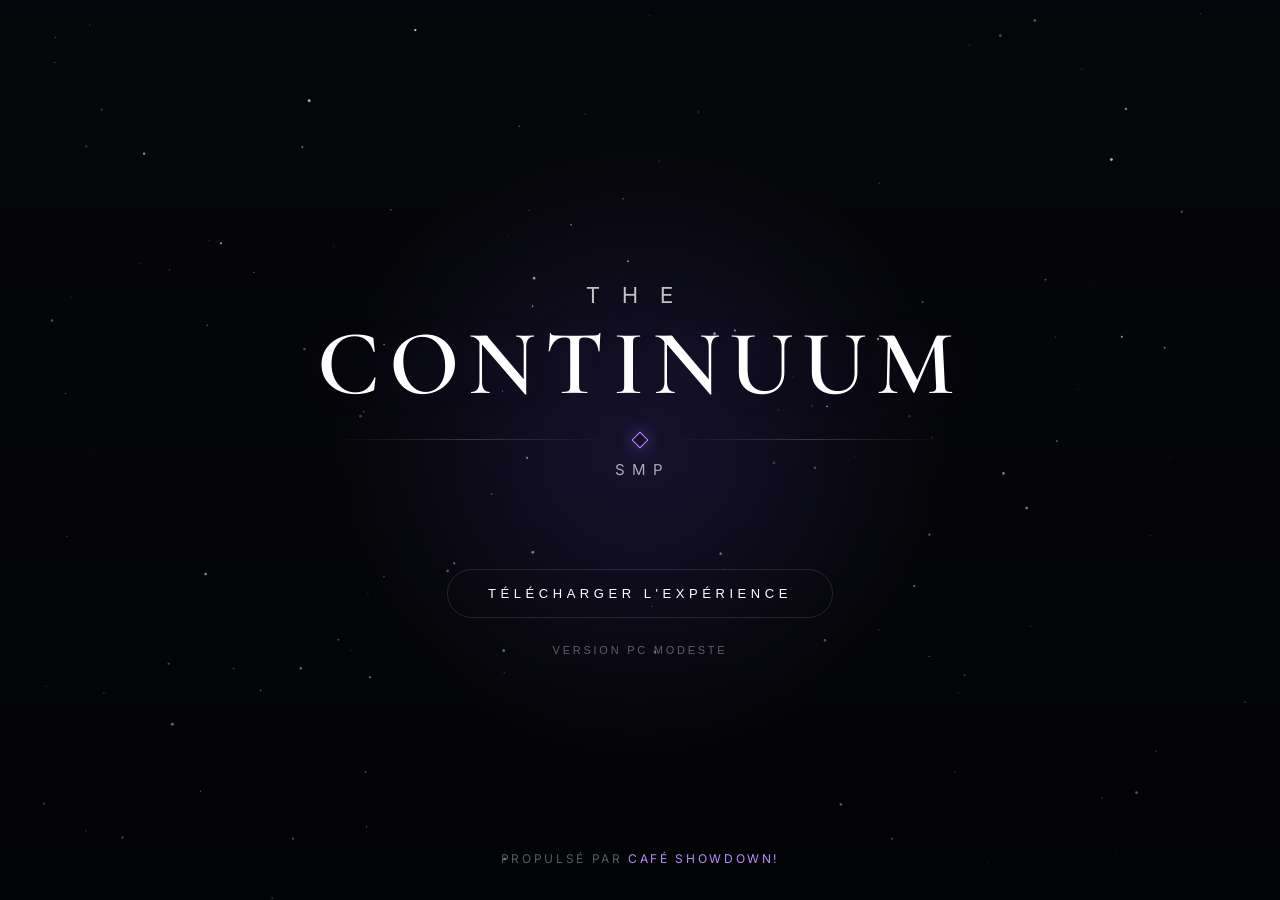
<file: index.html>
<!DOCTYPE html>
<html lang="fr">

<head>

    <meta charset="UTF-8">
    <meta name="viewport" content="width=device-width, initial-scale=1.0">

    <title>The Continuum</title>

    <link rel="preconnect" href="https://fonts.googleapis.com">
    <link rel="preconnect" href="https://fonts.gstatic.com" crossorigin>
    <link rel="icon" href="/favicon.ico">
    
    <link href="https://fonts.googleapis.com/css2?family=Cormorant+Garamond:wght@500;600&family=Inter:wght@300;400;500&display=swap" rel="stylesheet">

    <link rel="stylesheet" href="style.css">

</head>

<body>

<canvas id="bg"></canvas>

<div class="overlay"></div>

<main>
    <section class="hero">

        <div class="title">
            <span class="top">THE</span>
            <h1>CONTINUUM</h1>
            <div class="divider">
                <span></span>
                <div class="diamond"></div>
                <span></span>
            </div>
            <p>S M P</p>
        </div>

        <button id="download">
            Télécharger l'expérience
        </button>

        <button id="download-low" class="btn-modeste">
            Version PC Modeste
        </button>

    </section>
</main>

<script src="script.js"></script>

<footer class="credits">

    Propulsé par <span>Café Showdown!</span>

</footer>

</body>

</html>
</file>
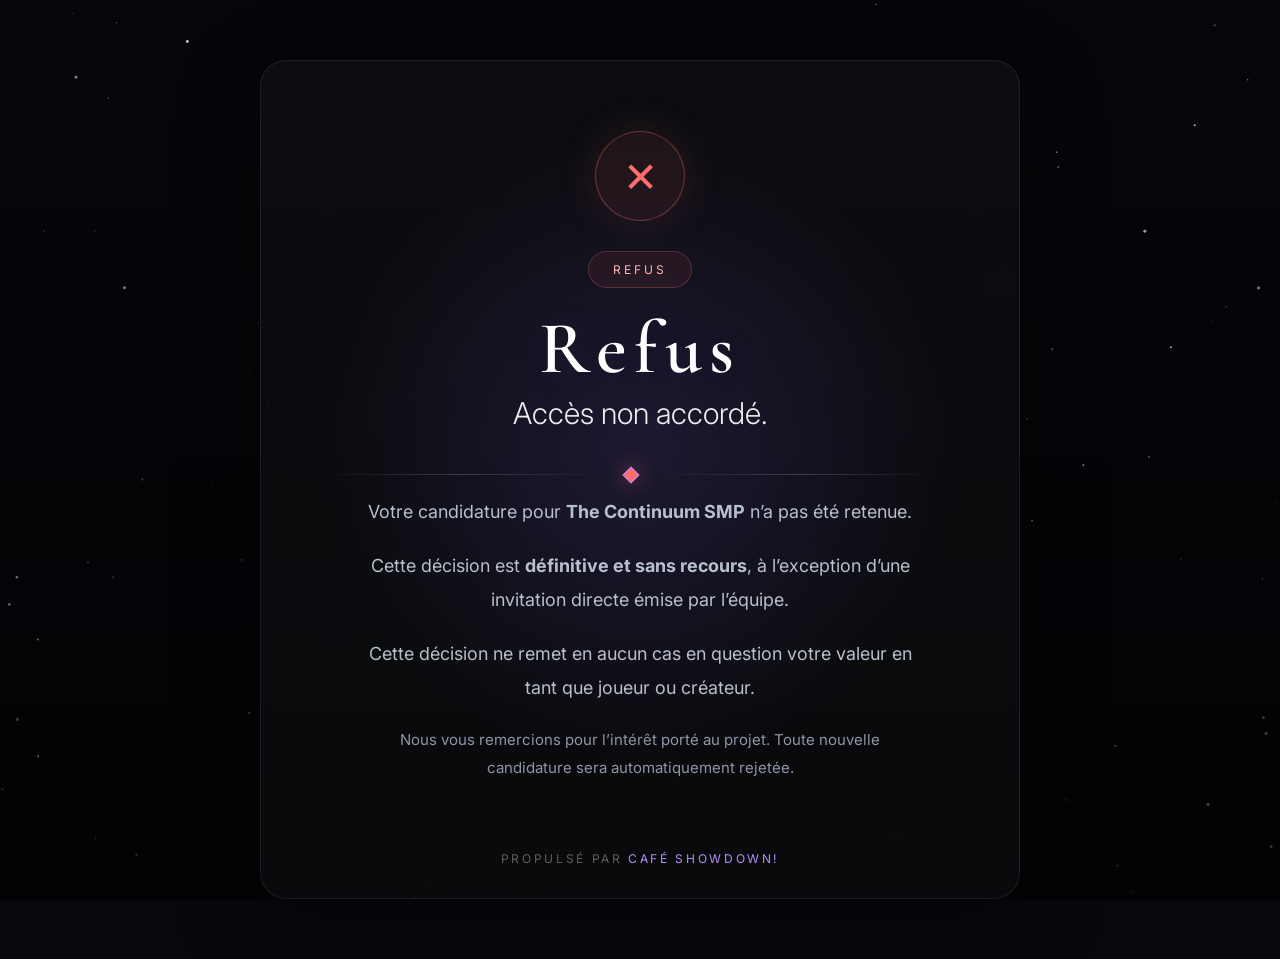
<file: decline.html>
<!DOCTYPE html>
<html lang="fr">

<head>

    <meta charset="UTF-8">
    <meta name="viewport" content="width=device-width, initial-scale=1.0">

    <title>Décision • The Continuum</title>

    <link rel="preconnect" href="https://fonts.googleapis.com">
    <link rel="preconnect" href="https://fonts.gstatic.com" crossorigin>
    <link rel="icon" href="/favicon.ico">

    <link href="https://fonts.googleapis.com/css2?family=Cormorant+Garamond:wght@500;600&family=Inter:wght@300;400;500&display=swap" rel="stylesheet">

    <link rel="stylesheet" href="style.css">

</head>

<body>

<canvas id="bg"></canvas>
<div class="overlay"></div>

<main class="success">

    <div class="card">

        <div class="check" style="color:#ff6b6b;border-color:rgba(255,107,107,.35);background:rgba(255,107,107,.08);box-shadow:0 0 45px rgba(255,107,107,.12);">
            ✕
        </div>

        <span class="badge" style="background:rgba(255,107,107,.08);border-color:rgba(255,107,107,.25);color:#ffb3b3;">
            REFUS
        </span>

        <h1>Refus</h1>

        <h2>Accès non accordé.</h2>

        <div class="divider">

            <span></span>
            <div class="diamond" style="background:#ff6b6b;box-shadow:0 0 20px rgba(255,107,107,.5);"></div>
            <span></span>

        </div>

        <p>
            Votre candidature pour <strong>The Continuum SMP</strong> n’a pas été retenue.
        </p>

        <p>
            Cette décision est <strong>définitive et sans recours</strong>, à l’exception d’une invitation directe émise par l’équipe.
        </p>

        <p>
            Cette décision ne remet en aucun cas en question votre valeur en tant que joueur ou créateur.
        </p>

        <p class="small">
            Nous vous remercions pour l’intérêt porté au projet. Toute nouvelle candidature sera automatiquement rejetée.
        </p>

    </div>

</main>

<footer class="credits">
    Propulsé par <span>Café Showdown!</span>
</footer>

<script src="script.js"></script>

</body>

</html>
</file>
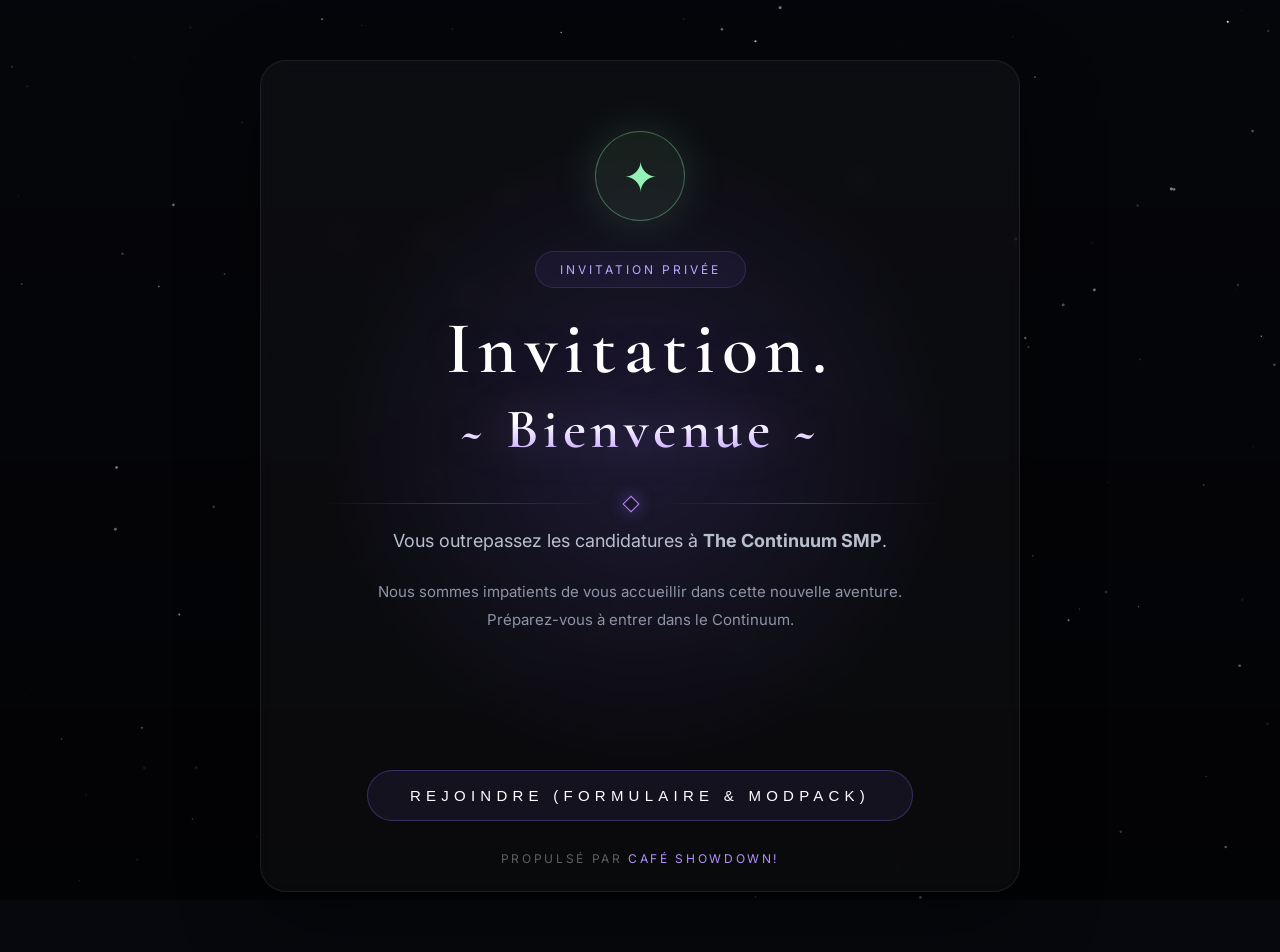
<file: invite.html>
<!DOCTYPE html>
<html lang="fr">

<head>

    <meta charset="UTF-8">
    <meta name="viewport" content="width=device-width, initial-scale=1.0">

    <title>Acceptation • The Continuum</title>

    <link rel="preconnect" href="https://fonts.googleapis.com">
    <link rel="preconnect" href="https://fonts.gstatic.com" crossorigin>
    <link rel="icon" href="/favicon.ico">
    
    <link href="https://fonts.googleapis.com/css2?family=Cormorant+Garamond:wght@500;600&family=Inter:wght@300;400;500&display=swap" rel="stylesheet">

    <link rel="stylesheet" href="style.css">

</head>

<body>

<canvas id="bg"></canvas>

<div class="overlay"></div>

<main class="success">

    <div class="card">

        <div class="check">
            ✦
        </div>

        <span class="badge">
            INVITATION PRIVÉE
        </span>

        <h1>Invitation.</h1>

        <h2 id="player-pseudo">~ Bienvenue ~</h2>

        <div class="divider">

            <span></span>

            <div class="diamond"></div>

            <span></span>

        </div>

        <p>
            Vous outrepassez les candidatures à <strong>The Continuum SMP</strong>.
        </p>

        <p class="small">
            Nous sommes impatients de vous accueillir dans cette nouvelle aventure.
            Préparez-vous à entrer dans le Continuum.
        </p>

        <button onclick="openForm()">
            REJOINDRE (Formulaire & Modpack)
        </button>

    </div>

</main>

<footer class="credits">

    Propulsé par <span>Café Showdown!</span>

</footer>

<script src="script.js"></script>

<script>
    const urlParams = new URLSearchParams(window.location.search);
    const pseudo = urlParams.get('id');

    if (pseudo) {
        const pseudoElement = document.getElementById("player-pseudo");
        if (pseudoElement) {
            pseudoElement.textContent = `~ ${pseudo} ~`;
        }
    }
</script>

<script>
function openForm() {
    window.open("https://forms.gle/mewAEag5wu8R9Enk9", "_blank");

    setTimeout(() => {
        window.location.href = "index.html";
    }, 300);
}
</script>

</body>

</html>
</file>
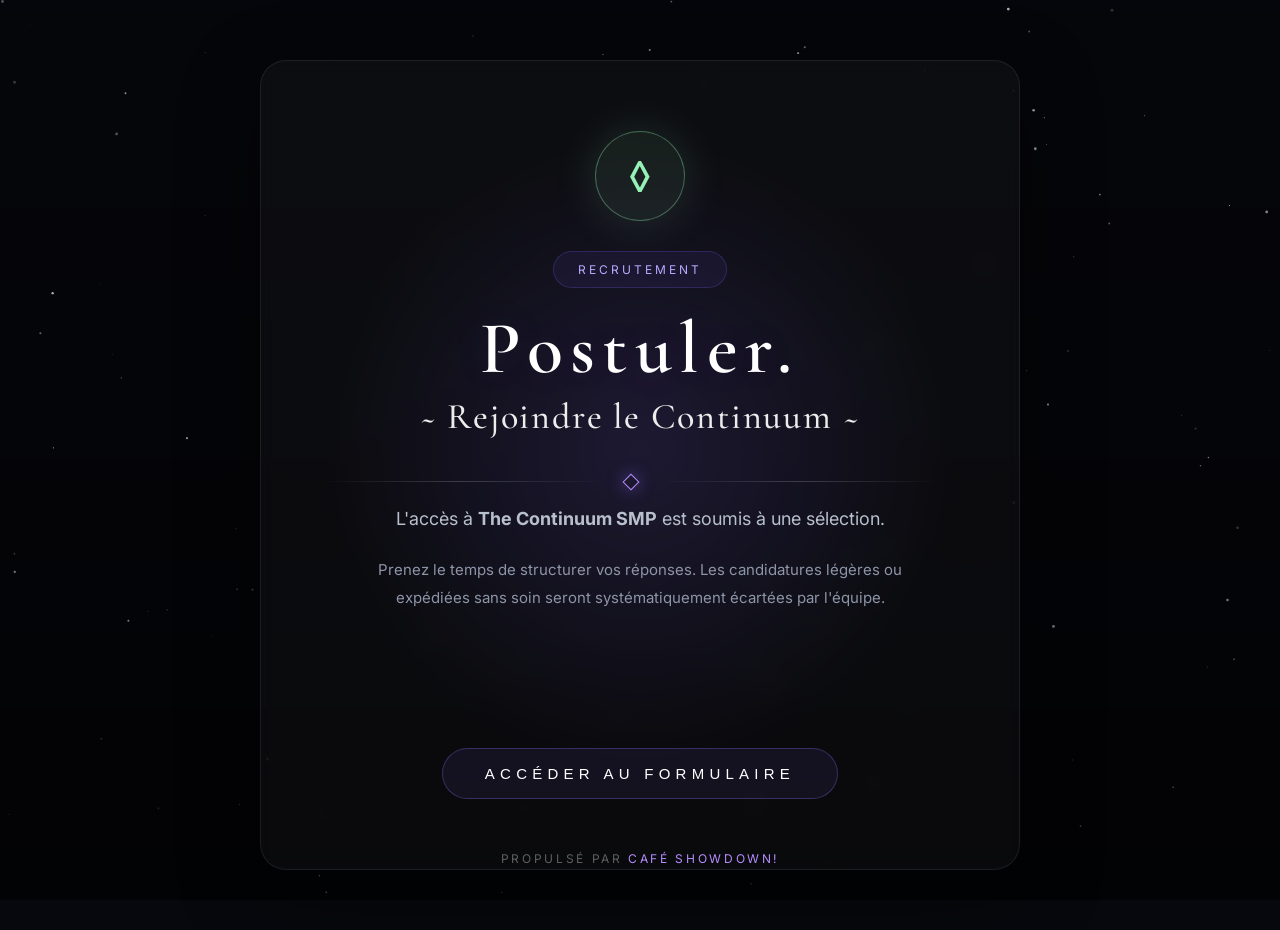
<file: join.html>
<!DOCTYPE html>
<html lang="fr">

<head>
    <meta charset="UTF-8">
    <meta name="viewport" content="width=device-width, initial-scale=1.0">

    <title>Candidater • The Continuum</title>

    <link rel="preconnect" href="https://fonts.googleapis.com">
    <link rel="preconnect" href="https://fonts.gstatic.com" crossorigin>
    <link rel="icon" href="/favicon.ico">
    
    <link href="https://fonts.googleapis.com/css2?family=Cormorant+Garamond:wght@500;600&family=Inter:wght@300;400;500&display=swap" rel="stylesheet">

    <link rel="stylesheet" href="style.css">
</head>

<body>

<canvas id="bg"></canvas>

<div class="overlay"></div>

<main class="success">

    <div class="card">

        <div class="check">
            ◊
        </div>

        <span class="badge">
            Recrutement
        </span>

        <h1>Postuler.</h1>

        <h2 style="font-family: 'Cormorant Garamond', serif; font-size: 36px; font-weight: 500; color: #ececec; margin-bottom: 38px; letter-spacing: 0.05em;">
            ~ Rejoindre le Continuum ~
        </h2>

        <div class="divider">
            <span></span>
            <div class="diamond"></div>
            <span></span>
        </div>

        <p>
            L'accès à <strong>The Continuum SMP</strong> est soumis à une sélection.
        </p>

        <p class="small">
            Prenez le temps de structurer vos réponses. Les candidatures légères ou expédiées sans soin seront systématiquement écartées par l'équipe.
        </p>

        <button onclick="window.open('https://forms.gle/4Srydpi2phZzhP5C8', '_blank')">
            Accéder au formulaire
        </button>

    </div>

</main>

<footer class="credits">
    Propulsé par <span>Café Showdown!</span>
</footer>

<script src="script.js"></script>

</body>
</html>
</file>
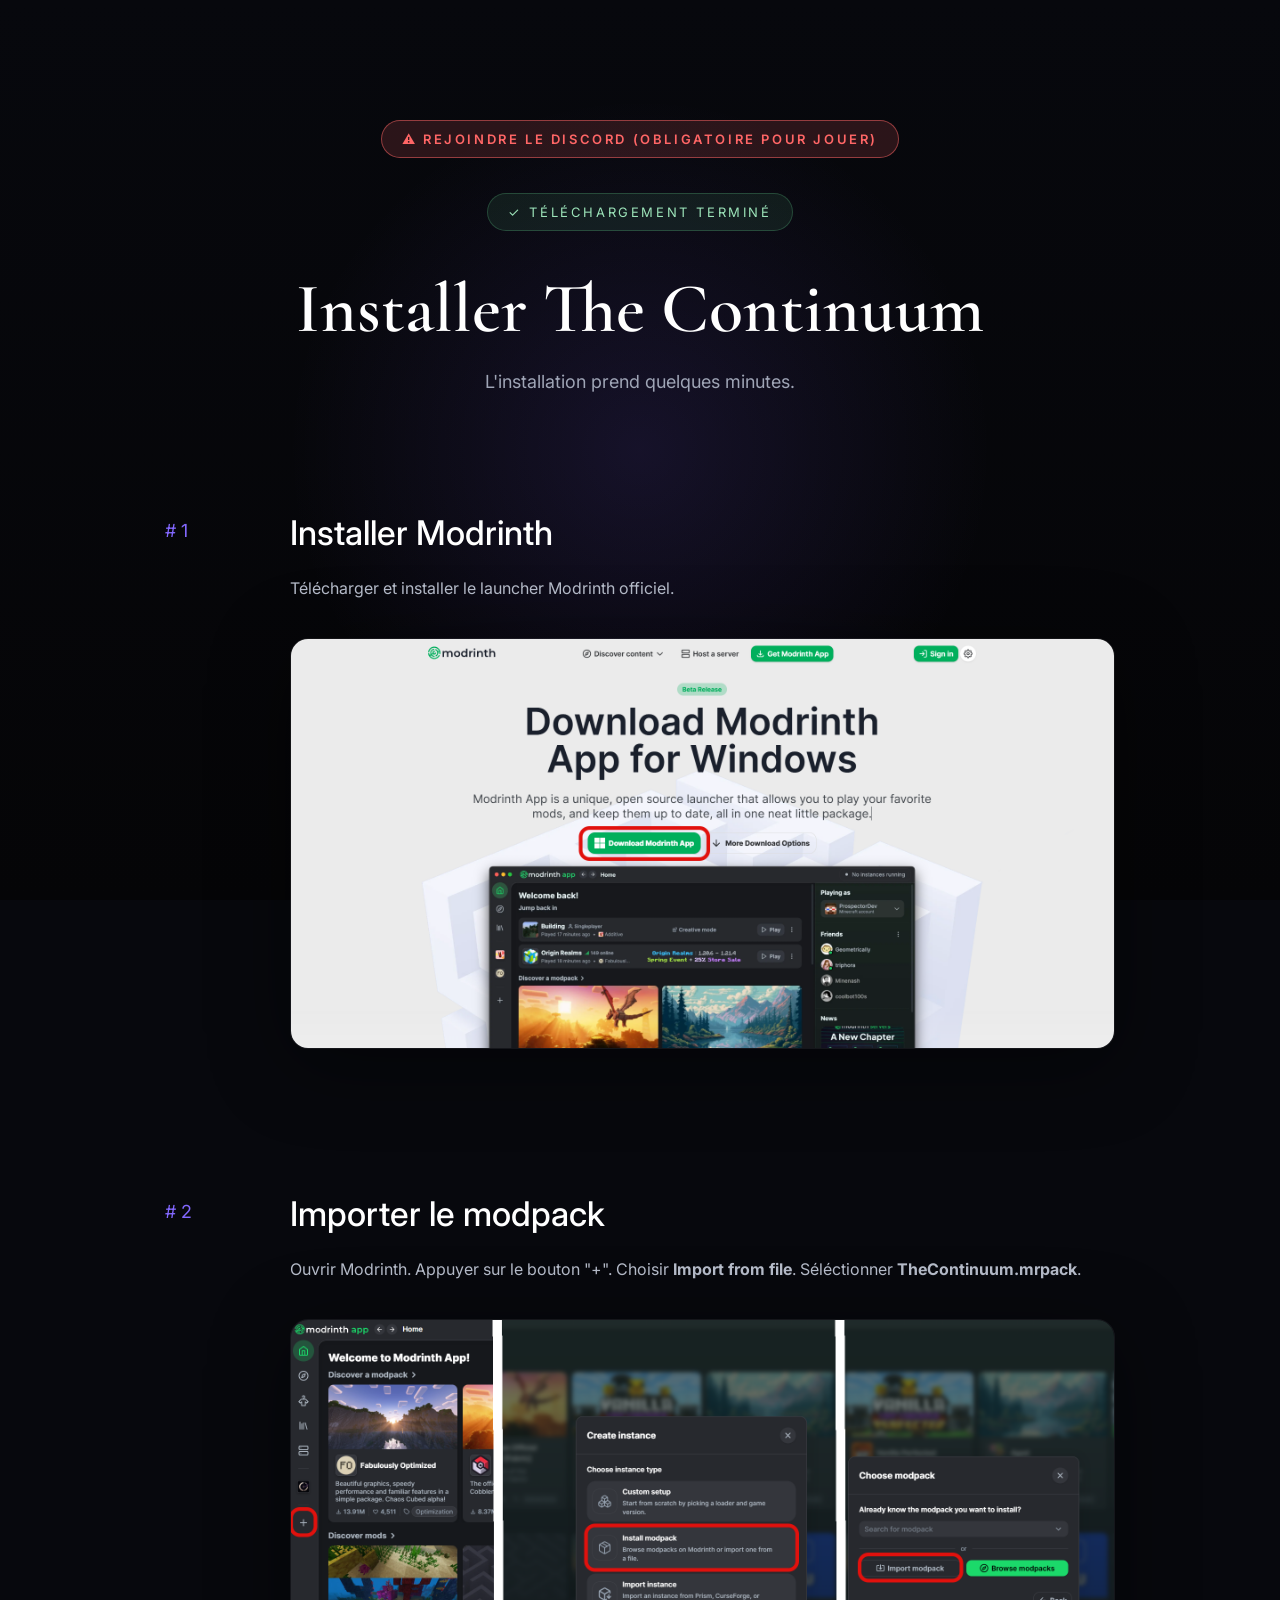
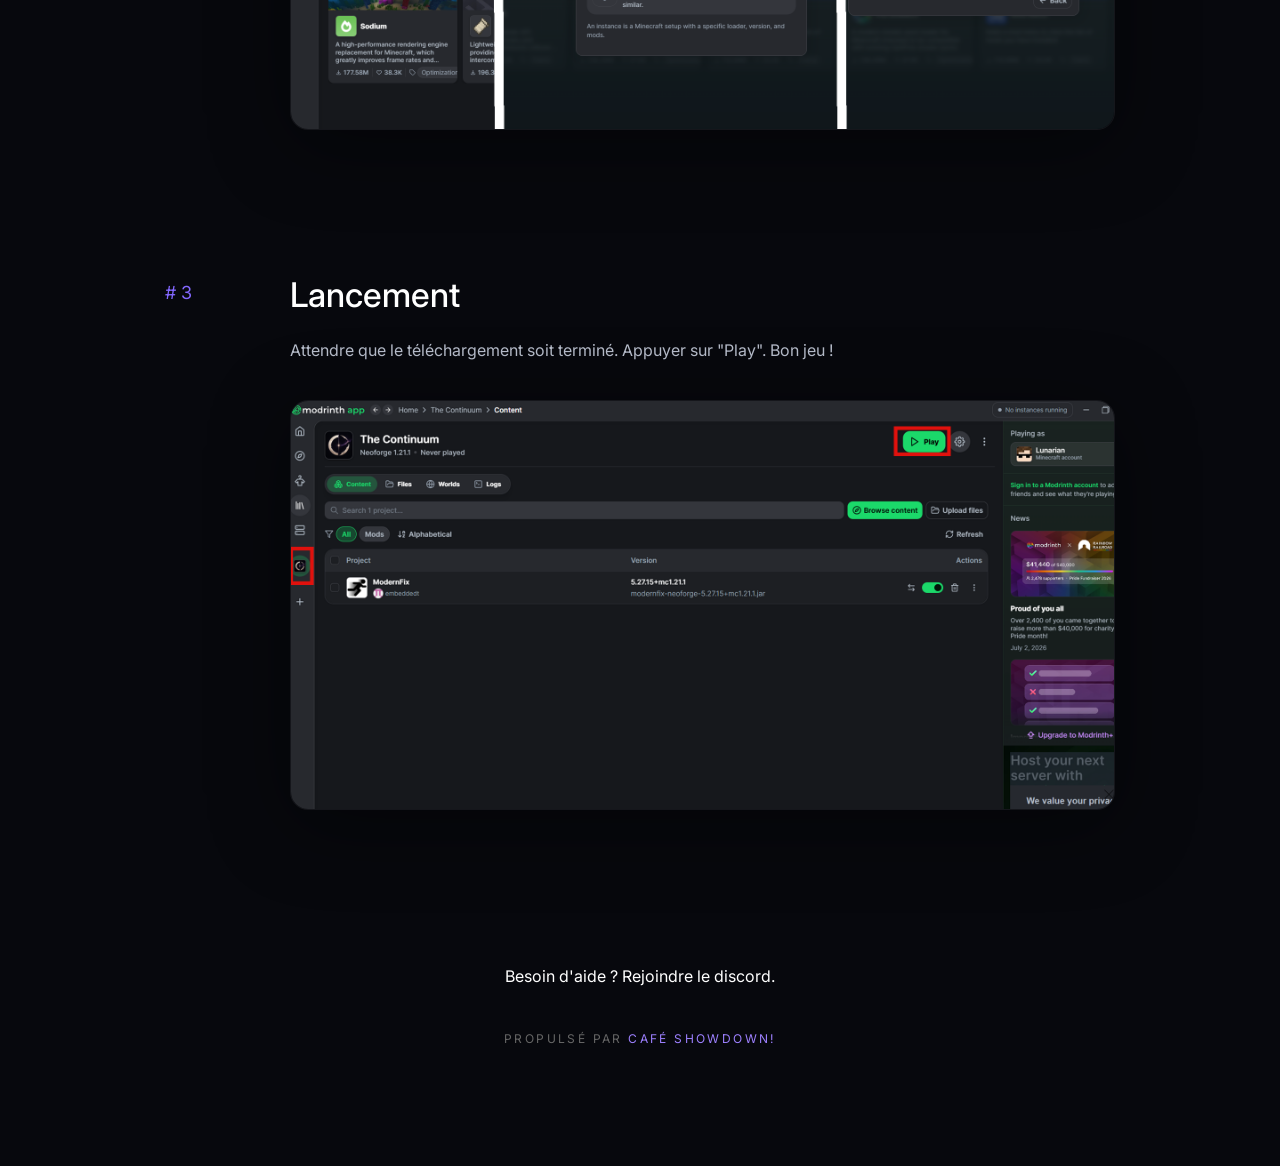
<file: setup.html>
<!DOCTYPE html>
<html lang="fr">

<head>

    <meta charset="UTF-8">
    <meta name="viewport" content="width=device-width, initial-scale=1.0">

    <title>The Continuum • Setup</title>

    <link rel="preconnect" href="https://fonts.googleapis.com">
    <link rel="preconnect" href="https://fonts.gstatic.com" crossorigin>
    <link rel="icon" href="favicon.ico">

    <link href="https://fonts.googleapis.com/css2?family=Cormorant+Garamond:wght@500;600&family=Inter:wght@300;400;500;600&display=swap" rel="stylesheet">

    <link rel="stylesheet" href="setup.css">

</head>

<body>

<canvas id="bg"></canvas>

<div class="overlay"></div>

<main>


<div class="header">
    <a href="https://discord.gg/YTRu8eu3Ks" class="badge discord-alert">
        ⚠️ REJOINDRE LE DISCORD (OBLIGATOIRE POUR JOUER)
    </a>
    <br>
    <span class="badge">✓ Téléchargement terminé</span>

    <h1>Installer The Continuum</h1>

    <p>
        L'installation prend quelques minutes.
    </p>

</div>


<section class="step">

<div class="number">#1</div>

<div class="content">

<h2>Installer Modrinth</h2>

<p>
Télécharger et installer le launcher Modrinth officiel.
</p>

<img src="assets/step1.png">

</div>

</section>

<section class="step">

<div class="number">#2</div>

<div class="content">

<h2>Importer le modpack</h2>

<p>

Ouvrir Modrinth.

Appuyer sur le bouton "+".

Choisir <b>Import from file</b>.

Séléctionner <b>TheContinuum.mrpack</b>.

</p>

<img src="assets/step2.png">

</div>



</section>

<section class="step">

<div class="number">#3</div>

<div class="content">

<h2>Lancement</h2>

<p>

Attendre que le téléchargement soit terminé.

Appuyer sur "Play".

Bon jeu !

</p>

<img src="assets/step3.png">

</div>

</section>

<footer>

Besoin d'aide ?

<a href="https://discord.gg/YTRu8eu3Ks">Rejoindre le discord</a>.

<div class="powered">

Propulsé par <span>Café Showdown!</span>

</div>

</footer>

</main>

<script src="script.js"></script>

</body>

</html>
</file>
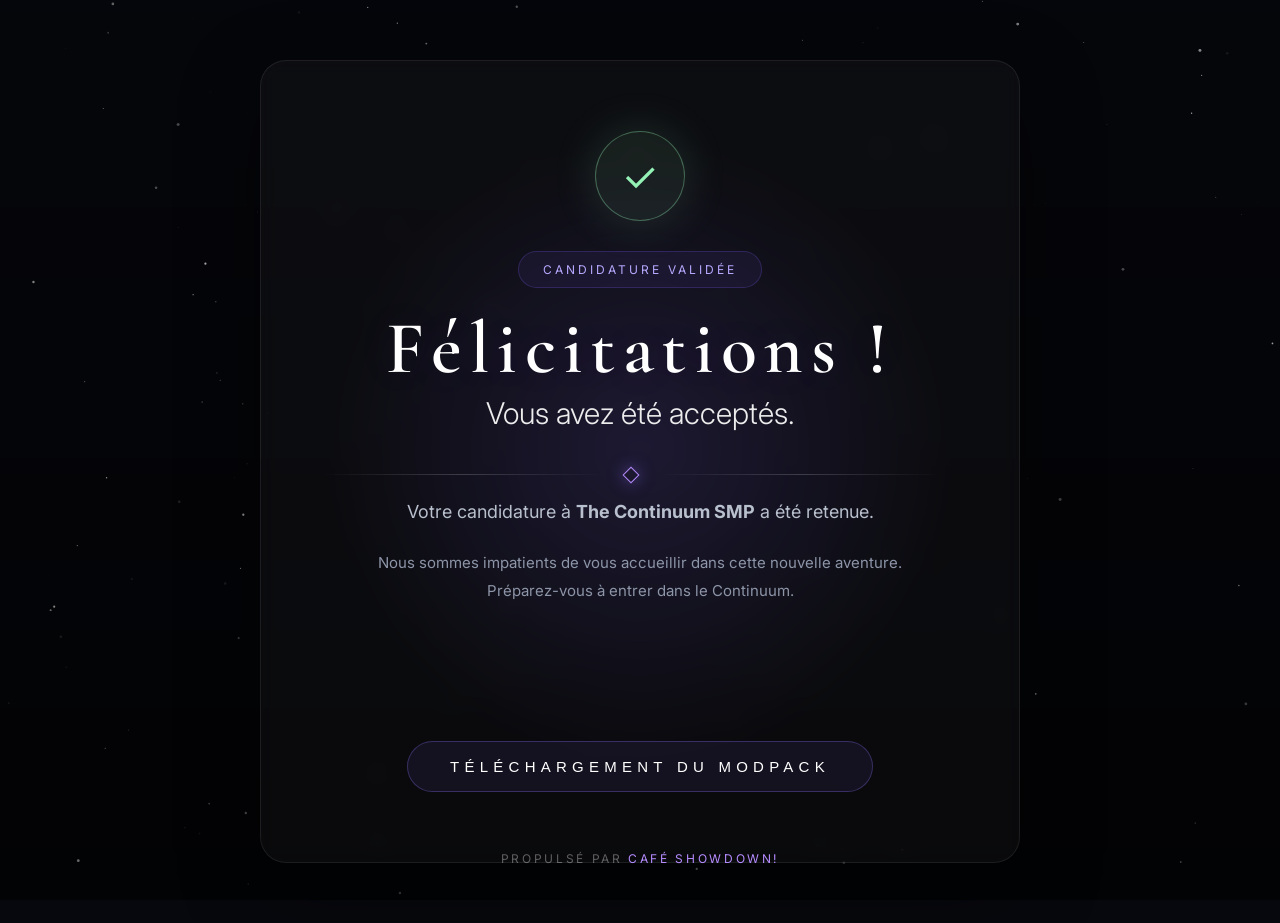
<file: success.html>
<!DOCTYPE html>
<html lang="fr">

<head>

    <meta charset="UTF-8">
    <meta name="viewport" content="width=device-width, initial-scale=1.0">

    <title>Acceptation • The Continuum</title>

    <link rel="preconnect" href="https://fonts.googleapis.com">
    <link rel="preconnect" href="https://fonts.gstatic.com" crossorigin>
    <link rel="icon" href="/favicon.ico">
    
    <link href="https://fonts.googleapis.com/css2?family=Cormorant+Garamond:wght@500;600&family=Inter:wght@300;400;500&display=swap" rel="stylesheet">

    <link rel="stylesheet" href="style.css">

</head>

<body>

<canvas id="bg"></canvas>

<div class="overlay"></div>

<main class="success">

    <div class="card">

        <div class="check">
            ✓
        </div>

        <span class="badge">
            CANDIDATURE VALIDÉE
        </span>

        <h1>Félicitations !</h1>

        <h2>Vous avez été acceptés.</h2>

        <div class="divider">

            <span></span>

            <div class="diamond"></div>

            <span></span>

        </div>

        <p>
            Votre candidature à <strong>The Continuum SMP</strong> a été retenue.
        </p>

        <p class="small">
            Nous sommes impatients de vous accueillir dans cette nouvelle aventure.
            Préparez-vous à entrer dans le Continuum.
        </p>

        <button onclick="location.href='index'">
            Téléchargement du modpack
        </button>

    </div>

</main>

<footer class="credits">

    Propulsé par <span>Café Showdown!</span>

</footer>

<script src="script.js"></script>

</body>

</html>
</file>
<file: style.css>
@import url('https://fonts.googleapis.com/css2?family=Cormorant+Garamond:wght@500;600&family=Inter:wght@300;400;500&display=swap');

*{
margin:0;
padding:0;
box-sizing:border-box;
}

body{

background:#07080d;
overflow:hidden;

color:white;

font-family:Inter,sans-serif;

}

canvas{

position:fixed;
inset:0;
z-index:-2;

}

.overlay{

position:fixed;
inset:0;

background:

radial-gradient(circle at center,
rgba(130,95,255,.15),
transparent 40%),

linear-gradient(to bottom,
rgba(0,0,0,.15),
rgba(0,0,0,.6));

z-index:-1;

}

.hero{

height:100vh;

display:flex;

flex-direction:column;

justify-content:center;
align-items:center;

}

.title{

display:flex;
flex-direction:column;

align-items:center;

animation:intro 2s ease;

user-select:none;

}

.top{

font-size:22px;

letter-spacing:1em;

margin-bottom:15px;

opacity:.75;

}

h1{

font-family:"Cormorant Garamond",serif;

font-size:92px;

font-weight:600;

letter-spacing:.10em;

line-height:.9;

text-shadow:

0 0 40px rgba(130,95,255,.12);

}

.divider{

display:flex;

align-items:center;

gap:22px;

width:620px;

max-width:80vw;

margin:28px 0 14px;

}

.divider span{

flex:1;

height:1px;

background:

linear-gradient(to right,
transparent,
rgba(255,255,255,.18),
transparent);

}

.diamond{

width:12px;
height:12px;

transform:rotate(45deg);

border:1px solid #b78cff;

box-shadow:

0 0 16px rgba(144,111,255,.5);

}

.title p{

letter-spacing:.1em;

font-size:15px;

opacity:.65;

}

button{

margin-top:90px;

background:none;

color:white;

padding:16px 40px;

border-radius:40px;

border:1px solid rgba(255,255,255,.12);

font-size:13px;

letter-spacing:.35em;

text-transform:uppercase;

cursor:pointer;

transition:.35s;

}

button:hover{

transform:translateY(-3px);

border-color:#9b7cff;

box-shadow:

0 0 25px rgba(140,110,255,.35);

}

@keyframes intro{

from{

opacity:0;

transform:translateY(30px);

filter:blur(12px);

}

to{

opacity:1;

transform:none;

filter:none;

}

}

.credits{

    position:fixed;

    bottom:34px;
    left:50%;

    transform:translateX(-50%);

    font-size:12px;

    letter-spacing:.22em;

    color:rgba(255,255,255,.35);

    text-transform:uppercase;

}

.credits span{

    color:#b58cff;

}

.success{

    min-height:100vh;

    display:flex;

    justify-content:center;

    align-items:center;

    padding:60px 20px;

}

.card{

    width:min(760px,100%);

    text-align:center;

    padding:70px 60px;

    background:rgba(255,255,255,.03);

    border:1px solid rgba(255,255,255,.08);

    border-radius:26px;

    backdrop-filter:blur(10px);

    box-shadow:0 25px 80px rgba(0,0,0,.45);

}

.check{

    width:90px;

    height:90px;

    margin:auto;

    margin-bottom:30px;

    display:flex;

    align-items:center;

    justify-content:center;

    border-radius:50%;

    font-size:42px;

    color:#95f2b6;

    background:rgba(149,242,182,.08);

    border:1px solid rgba(149,242,182,.35);

    box-shadow:0 0 45px rgba(149,242,182,.15);

}

.badge{

    display:inline-block;

    margin-bottom:28px;

    padding:10px 24px;

    border-radius:999px;

    background:rgba(130,95,255,.08);

    border:1px solid rgba(130,95,255,.22);

    color:#b8a9ff;

    font-size:12px;

    letter-spacing:.25em;

    text-transform:uppercase;

}

.card h1{

    font-family:"Cormorant Garamond",serif;

    font-size:74px;

    font-weight:600;

    margin-bottom:12px;

}

.card h2{

    font-weight:300;

    font-size:30px;

    color:#ececec;

    margin-bottom:38px;

}

.card p{

    max-width:560px;

    margin:0 auto 20px;

    color:#b8bfcd;

    line-height:1.9;

    font-size:18px;

}

.card .small{

    color:#8d95a8;

    font-size:15px;

    margin-bottom:45px;

}

.card button{

    cursor:pointer;

    padding:16px 42px;

    border-radius:999px;

    border:1px solid rgba(138,112,255,.3);

    background:rgba(138,112,255,.08);

    color:white;

    font-size:15px;

    transition:.35s;

}

.card button:hover{

    transform:translateY(-3px);

    background:rgba(138,112,255,.18);

    box-shadow:0 0 35px rgba(138,112,255,.28);

}

button.btn-modeste {
    margin-top: 0; 
    
    position: absolute;
    transform: translateY(200px); 

    border: none;
    font-size: 11px;
    letter-spacing: .25em;
    opacity: 0.35;
    padding: 10px 20px;
    box-shadow: none;
}


button.btn-modeste:hover {
    transform: translateY(197px); 
    opacity: 0.8;
    background: rgba(255, 255, 255, 0.03);
    box-shadow: none;
}

#player-pseudo {
    font-family: "Cormorant Garamond", serif;
    font-size: 56px;
    font-weight: 600;
    font-style: normal;
    letter-spacing: 0.08em;
    margin-top: 10px;
    margin-bottom: 35px;

    background: linear-gradient(180deg, #ffffff 40%, #b78cff 100%);
    -webkit-background-clip: text;
    -webkit-text-fill-color: transparent;
    filter: drop-shadow(0 0 20px rgba(183, 140, 255, 0.3));
}
</file>
<file: setup.css>
*{

margin:0;
padding:0;
box-sizing:border-box;

}

body{

background:#07080d;

color:white;

font-family:Inter,sans-serif;

overflow-x:hidden;

}

canvas{

position:fixed;
inset:0;
z-index:-2;

}

.overlay{

position:fixed;
inset:0;

background:

radial-gradient(circle at center,
rgba(130,95,255,.13),
transparent 45%),

linear-gradient(#07080d,#050507);

z-index:-1;

}

main{

width:min(950px,90%);

margin:auto;

padding:120px 0;

}

.header{

text-align:center;

margin-bottom:120px;

}

.badge{

display:inline-block;

padding:10px 20px;

border-radius:999px;

background:rgba(120,255,170,.08);

border:1px solid rgba(120,255,170,.2);

color:#9de5ba;

font-size:13px;

letter-spacing:.2em;

text-transform:uppercase;

margin-bottom:35px;

}

.header h1{

font-family:"Cormorant Garamond",serif;

font-size:70px;

font-weight:600;

margin-bottom:20px;

}

.header p{

color:#9fa5b6;

font-size:18px;

}

.step{

display:grid;

grid-template-columns:80px 1fr;

gap:45px;

margin-bottom:140px;

align-items:start;

}

.number{

font-size:18px;

letter-spacing:.3em;

color:#8368ff;

margin-top:8px;

}

.content h2{

font-size:34px;

margin-bottom:20px;

font-weight:500;

}

.content p{

line-height:1.9;

color:#b7bdcb;

margin-bottom:35px;

}

.content img{

width:100%;

border-radius:18px;

border:1px solid rgba(255,255,255,.06);

box-shadow:

0 15px 80px rgba(0,0,0,.45);

}

footer{

margin-top:80px;

text-align:center;

}

footer a{

display:inline-block;

margin-top:12px;

margin-bottom:45px;

color:white;

text-decoration:none;

}

.powered{

color:#666;

letter-spacing:.2em;

text-transform:uppercase;

font-size:12px;

}

.powered span{

color:#9d80ff;

}

.badge.discord-alert {
    display: inline-block;
    text-decoration: none;
    background: rgba(255, 102, 102, 0.15);
    border: 1px solid rgba(255, 102, 102, 0.5);
    color: #ff6666;
    font-weight: 600;
    transition: all 0.3s ease;
    animation: alertPulse 2s infinite alternate;
}

.badge.discord-alert:hover {
    background: rgba(255, 102, 102, 0.3);
    border-color: #ff6666;
    box-shadow: 0 0 20px rgba(255, 102, 102, 0.4);
    transform: translateY(-2px);
}

@keyframes alertPulse {
    from {
        box-shadow: 0 0 10px rgba(255, 102, 102, 0.1);
        border-color: rgba(255, 102, 102, 0.4);
    }
    to {
        box-shadow: 0 0 25px rgba(255, 102, 102, 0.3);
        border-color: #ff6666;
    }
}
</file>
